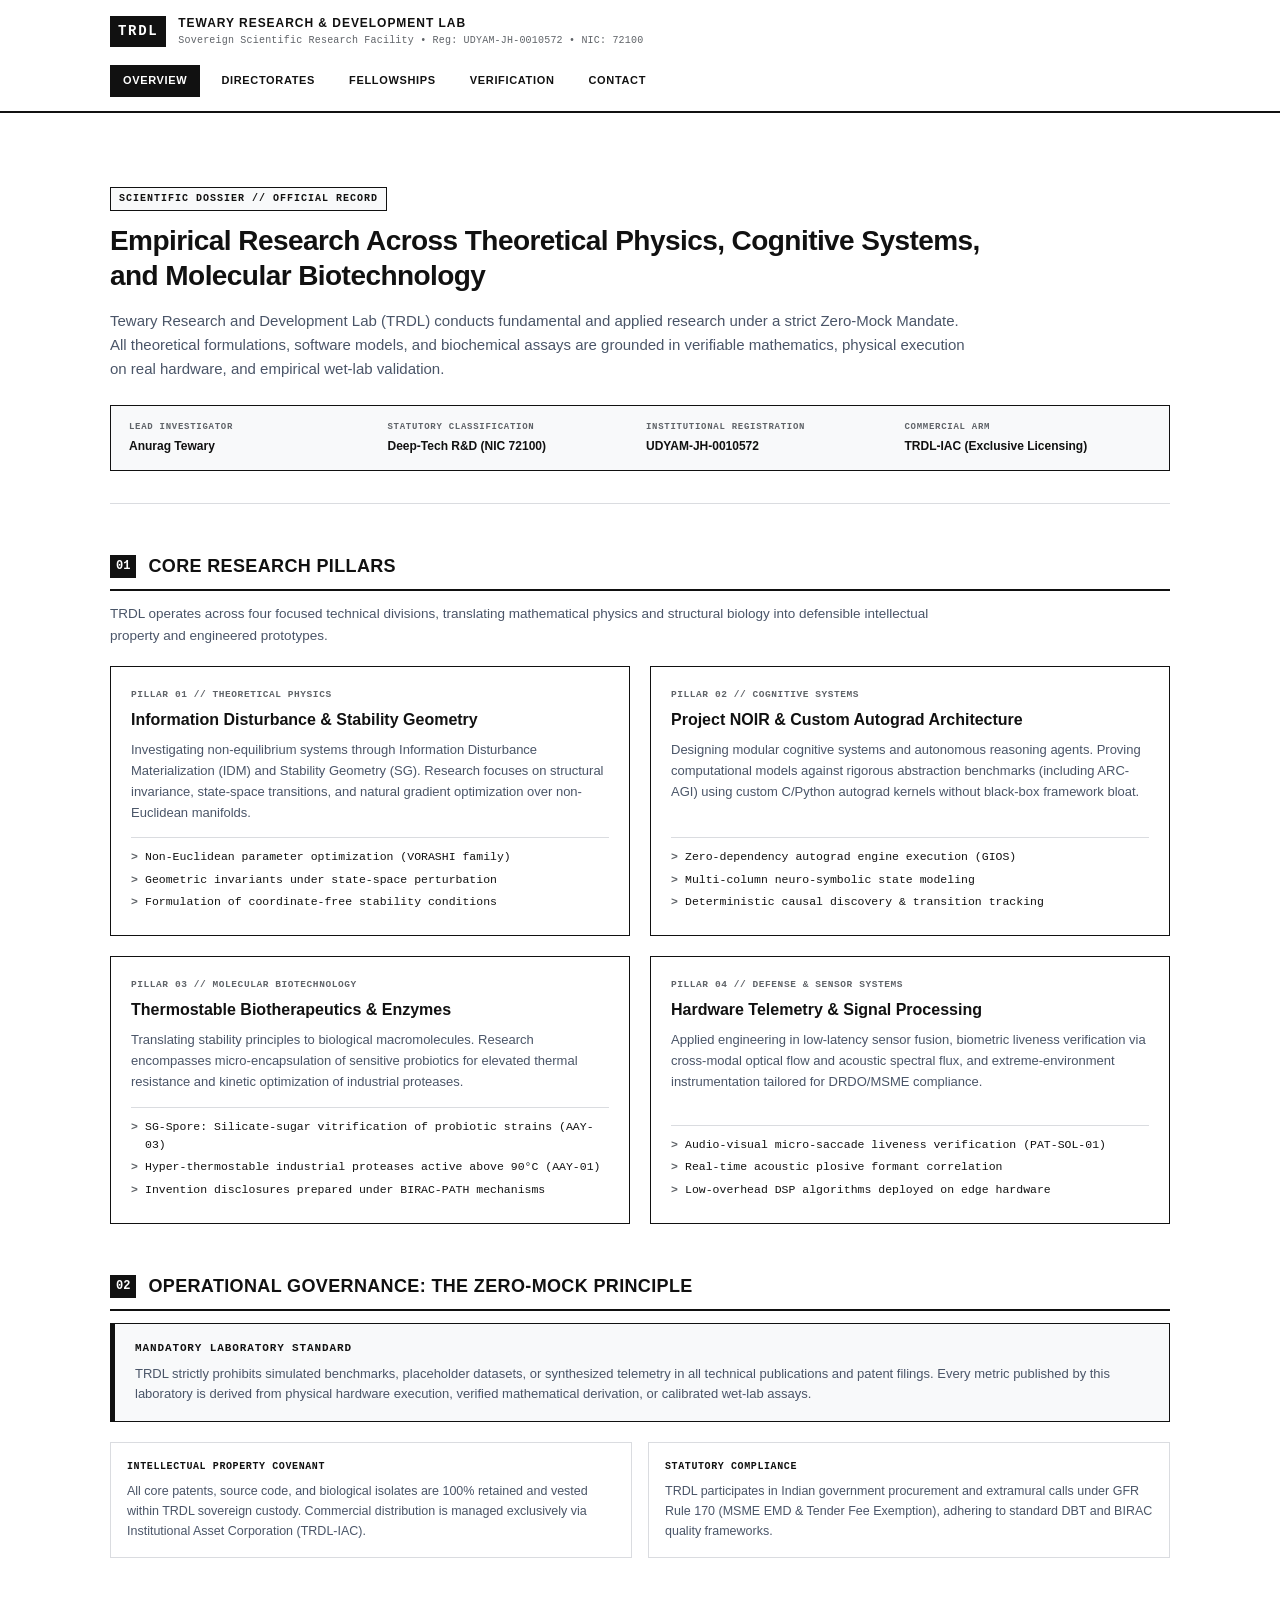
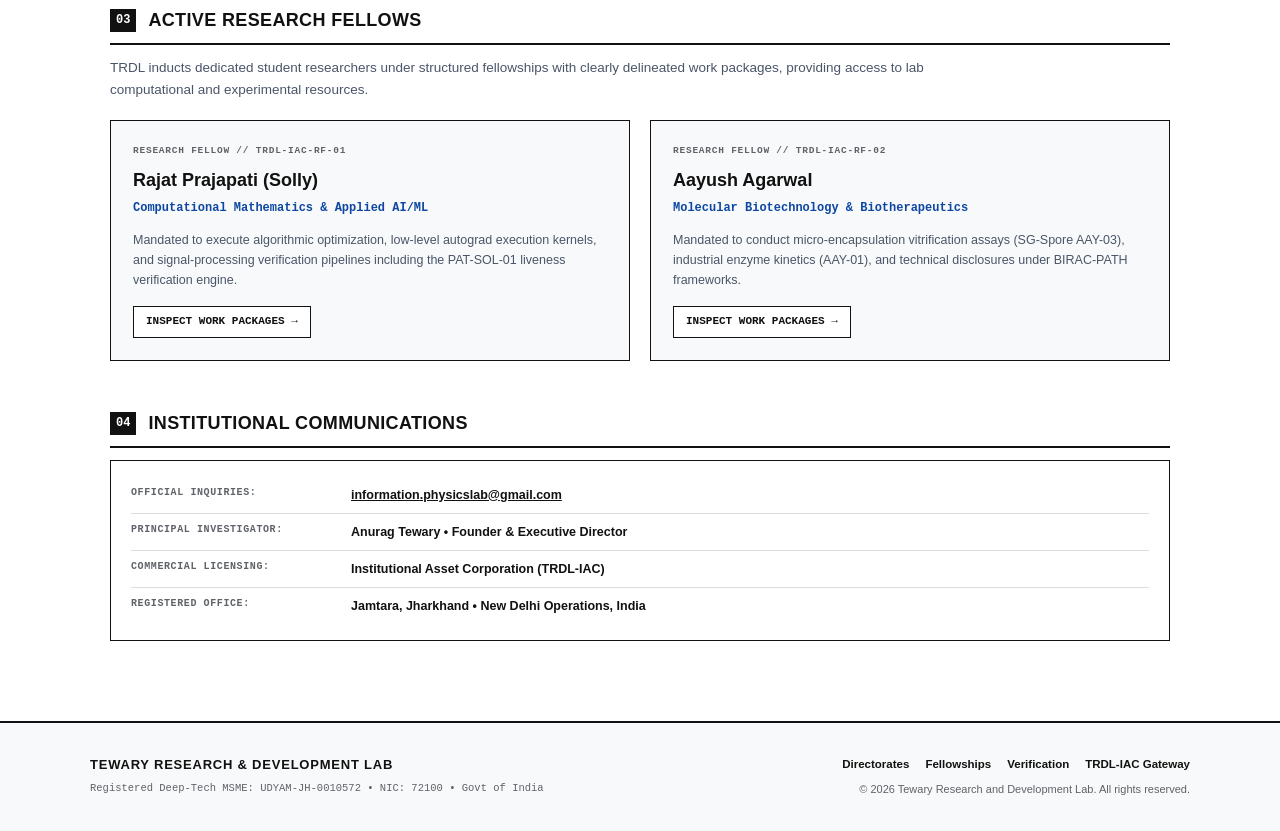
<file: index.html>
<!DOCTYPE html>
<html lang="en">
<head>
  <meta charset="UTF-8">
  <meta name="viewport" content="width=device-width, initial-scale=1.0">
  <title>Tewary Research and Development Lab (TRDL) | Sovereign Scientific Laboratory</title>
  <meta name="description" content="Tewary Research and Development Lab (TRDL) is an independent Indian deep-tech research laboratory dedicated to theoretical physics, cognitive systems, extreme hardware, and molecular biotechnology.">
  <link rel="icon" type="image/svg+xml" href="assets/trdl_mark.svg">
  <link rel="stylesheet" href="styles.css">
</head>
<body>

  <!-- Top Institutional Bar -->
  <header class="top-nav">
    <div class="nav-inner">
      <div class="brand-group">
        <span class="brand-mark">TRDL</span>
        <div class="brand-meta">
          <span class="brand-title">TEWARY RESEARCH &amp; DEVELOPMENT LAB</span>
          <span class="brand-sub">Sovereign Scientific Research Facility &bull; Reg: UDYAM-JH-0010572 &bull; NIC: 72100</span>
        </div>
      </div>
      <nav class="nav-links">
        <a href="index.html" class="active">Overview</a>
        <a href="directorates.html">Directorates</a>
        <a href="fellowships.html">Fellowships</a>
        <a href="verification.html">Verification</a>
        <a href="#contact">Contact</a>
      </nav>
    </div>
  </header>

  <!-- Hero Terminal Section -->
  <main class="container">
    <section class="hero-section">
      <div class="terminal-badge">SCIENTIFIC DOSSIER // OFFICIAL RECORD</div>
      <h1 class="hero-title">Empirical Research Across Theoretical Physics, Cognitive Systems, and Molecular Biotechnology</h1>
      <p class="hero-lead">
        Tewary Research and Development Lab (TRDL) conducts fundamental and applied research under a strict Zero-Mock Mandate. All theoretical formulations, software models, and biochemical assays are grounded in verifiable mathematics, physical execution on real hardware, and empirical wet-lab validation.
      </p>
      
      <div class="meta-strip">
        <div class="meta-item">
          <span class="meta-label">LEAD INVESTIGATOR</span>
          <span class="meta-value">Anurag Tewary</span>
        </div>
        <div class="meta-item">
          <span class="meta-label">STATUTORY CLASSIFICATION</span>
          <span class="meta-value">Deep-Tech R&amp;D (NIC 72100)</span>
        </div>
        <div class="meta-item">
          <span class="meta-label">INSTITUTIONAL REGISTRATION</span>
          <span class="meta-value">UDYAM-JH-0010572</span>
        </div>
        <div class="meta-item">
          <span class="meta-label">COMMERCIAL ARM</span>
          <span class="meta-value">TRDL-IAC (Exclusive Licensing)</span>
        </div>
      </div>
    </section>

    <!-- Core Research Pillars -->
    <section class="content-block">
      <div class="block-header">
        <span class="section-num">01</span>
        <h2>Core Research Pillars</h2>
      </div>
      <p class="section-intro">
        TRDL operates across four focused technical divisions, translating mathematical physics and structural biology into defensible intellectual property and engineered prototypes.
      </p>

      <div class="grid-2x2">
        <div class="card">
          <div class="card-tag">PILLAR 01 // THEORETICAL PHYSICS</div>
          <h3 class="card-title">Information Disturbance &amp; Stability Geometry</h3>
          <p class="card-text">
            Investigating non-equilibrium systems through Information Disturbance Materialization (IDM) and Stability Geometry (SG). Research focuses on structural invariance, state-space transitions, and natural gradient optimization over non-Euclidean manifolds.
          </p>
          <ul class="card-points">
            <li>Non-Euclidean parameter optimization (VORASHI family)</li>
            <li>Geometric invariants under state-space perturbation</li>
            <li>Formulation of coordinate-free stability conditions</li>
          </ul>
        </div>

        <div class="card">
          <div class="card-title-wrap">
            <div class="card-tag">PILLAR 02 // COGNITIVE SYSTEMS</div>
            <h3 class="card-title">Project NOIR &amp; Custom Autograd Architecture</h3>
          </div>
          <p class="card-text">
            Designing modular cognitive systems and autonomous reasoning agents. Proving computational models against rigorous abstraction benchmarks (including ARC-AGI) using custom C/Python autograd kernels without black-box framework bloat.
          </p>
          <ul class="card-points">
            <li>Zero-dependency autograd engine execution (GIOS)</li>
            <li>Multi-column neuro-symbolic state modeling</li>
            <li>Deterministic causal discovery &amp; transition tracking</li>
          </ul>
        </div>

        <div class="card">
          <div class="card-tag">PILLAR 03 // MOLECULAR BIOTECHNOLOGY</div>
          <h3 class="card-title">Thermostable Biotherapeutics &amp; Enzymes</h3>
          <p class="card-text">
            Translating stability principles to biological macromolecules. Research encompasses micro-encapsulation of sensitive probiotics for elevated thermal resistance and kinetic optimization of industrial proteases.
          </p>
          <ul class="card-points">
            <li>SG-Spore: Silicate-sugar vitrification of probiotic strains (AAY-03)</li>
            <li>Hyper-thermostable industrial proteases active above 90&deg;C (AAY-01)</li>
            <li>Invention disclosures prepared under BIRAC-PATH mechanisms</li>
          </ul>
        </div>

        <div class="card">
          <div class="card-tag">PILLAR 04 // DEFENSE &amp; SENSOR SYSTEMS</div>
          <h3 class="card-title">Hardware Telemetry &amp; Signal Processing</h3>
          <p class="card-text">
            Applied engineering in low-latency sensor fusion, biometric liveness verification via cross-modal optical flow and acoustic spectral flux, and extreme-environment instrumentation tailored for DRDO/MSME compliance.
          </p>
          <ul class="card-points">
            <li>Audio-visual micro-saccade liveness verification (PAT-SOL-01)</li>
            <li>Real-time acoustic plosive formant correlation</li>
            <li>Low-overhead DSP algorithms deployed on edge hardware</li>
          </ul>
        </div>
      </div>
    </section>

    <!-- Governance & Zero-Mock Principle -->
    <section class="content-block">
      <div class="block-header">
        <span class="section-num">02</span>
        <h2>Operational Governance: The Zero-Mock Principle</h2>
      </div>
      <div class="notice-panel">
        <div class="notice-title">MANDATORY LABORATORY STANDARD</div>
        <p>
          TRDL strictly prohibits simulated benchmarks, placeholder datasets, or synthesized telemetry in all technical publications and patent filings. Every metric published by this laboratory is derived from physical hardware execution, verified mathematical derivation, or calibrated wet-lab assays.
        </p>
      </div>

      <div class="governance-grid">
        <div class="gov-cell">
          <div class="gov-label">INTELLECTUAL PROPERTY COVENANT</div>
          <p>All core patents, source code, and biological isolates are 100% retained and vested within TRDL sovereign custody. Commercial distribution is managed exclusively via Institutional Asset Corporation (TRDL-IAC).</p>
        </div>
        <div class="gov-cell">
          <div class="gov-label">STATUTORY COMPLIANCE</div>
          <p>TRDL participates in Indian government procurement and extramural calls under GFR Rule 170 (MSME EMD &amp; Tender Fee Exemption), adhering to standard DBT and BIRAC quality frameworks.</p>
        </div>
      </div>
    </section>

    <!-- Institutional Fellows (Active Cohort) -->
    <section class="content-block">
      <div class="block-header">
        <span class="section-num">03</span>
        <h2>Active Research Fellows</h2>
      </div>
      <p class="section-intro">
        TRDL inducts dedicated student researchers under structured fellowships with clearly delineated work packages, providing access to lab computational and experimental resources.
      </p>

      <div class="fellows-summary-grid">
        <div class="fellow-summary-card">
          <div class="fellow-badge">RESEARCH FELLOW // TRDL-IAC-RF-01</div>
          <h3>Rajat Prajapati (Solly)</h3>
          <div class="fellow-field">Computational Mathematics &amp; Applied AI/ML</div>
          <p>Mandated to execute algorithmic optimization, low-level autograd execution kernels, and signal-processing verification pipelines including the PAT-SOL-01 liveness verification engine.</p>
          <a href="fellowships.html#rajat" class="link-btn">Inspect Work Packages &rarr;</a>
        </div>

        <div class="fellow-summary-card">
          <div class="fellow-badge">RESEARCH FELLOW // TRDL-IAC-RF-02</div>
          <h3>Aayush Agarwal</h3>
          <div class="fellow-field">Molecular Biotechnology &amp; Biotherapeutics</div>
          <p>Mandated to conduct micro-encapsulation vitrification assays (SG-Spore AAY-03), industrial enzyme kinetics (AAY-01), and technical disclosures under BIRAC-PATH frameworks.</p>
          <a href="fellowships.html#aayush" class="link-btn">Inspect Work Packages &rarr;</a>
        </div>
      </div>
    </section>

    <!-- Contact & Communications -->
    <section id="contact" class="content-block">
      <div class="block-header">
        <span class="section-num">04</span>
        <h2>Institutional Communications</h2>
      </div>
      <div class="contact-box">
        <div class="contact-row">
          <span class="contact-key">OFFICIAL INQUIRIES:</span>
          <span class="contact-val"><a href="mailto:information.physicslab@gmail.com">information.physicslab@gmail.com</a></span>
        </div>
        <div class="contact-row">
          <span class="contact-key">PRINCIPAL INVESTIGATOR:</span>
          <span class="contact-val">Anurag Tewary &bull; Founder &amp; Executive Director</span>
        </div>
        <div class="contact-row">
          <span class="contact-key">COMMERCIAL LICENSING:</span>
          <span class="contact-val">Institutional Asset Corporation (TRDL-IAC)</span>
        </div>
        <div class="contact-row">
          <span class="contact-key">REGISTERED OFFICE:</span>
          <span class="contact-val">Jamtara, Jharkhand &bull; New Delhi Operations, India</span>
        </div>
      </div>
    </section>
  </main>

  <!-- Institutional Footer -->
  <footer class="footer">
    <div class="footer-inner">
      <div class="footer-col">
        <div class="footer-brand">TEWARY RESEARCH &amp; DEVELOPMENT LAB</div>
        <div class="footer-text">Registered Deep-Tech MSME: UDYAM-JH-0010572 &bull; NIC: 72100 &bull; Govt of India</div>
      </div>
      <div class="footer-col right">
        <div class="footer-links">
          <a href="directorates.html">Directorates</a>
          <a href="fellowships.html">Fellowships</a>
          <a href="verification.html">Verification</a>
          <a href="https://trdl-iac.web.app" target="_blank" rel="noopener">TRDL-IAC Gateway</a>
        </div>
        <div class="copyright">&copy; 2026 Tewary Research and Development Lab. All rights reserved.</div>
      </div>
    </div>
  </footer>

</body>
</html>
</file>
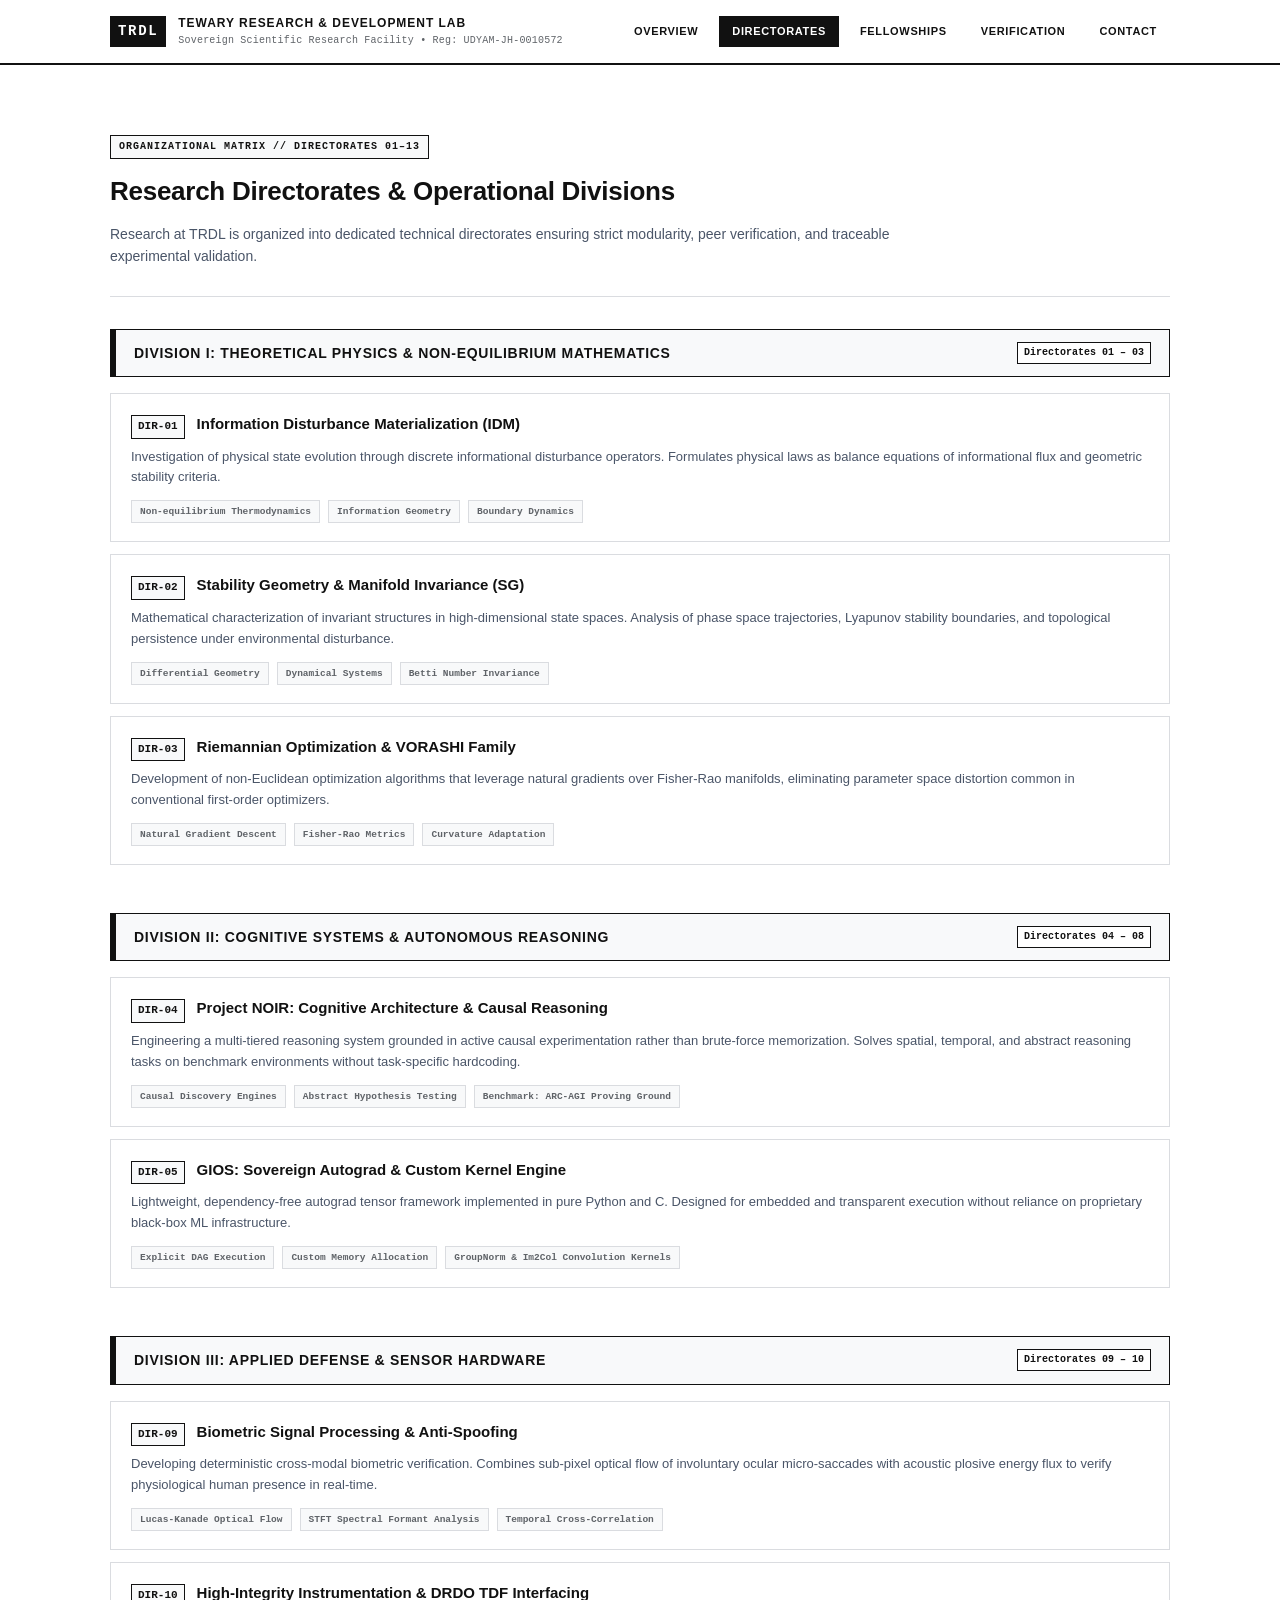
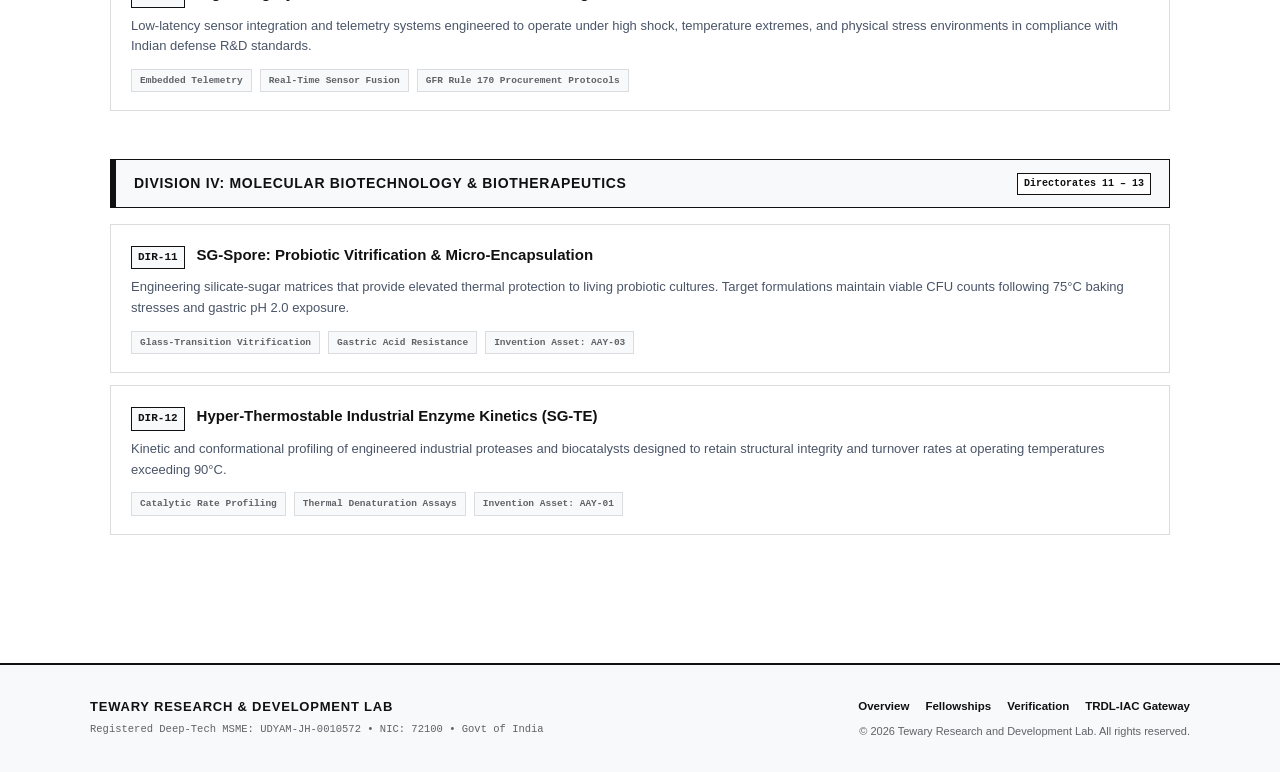
<file: directorates.html>
<!DOCTYPE html>
<html lang="en">
<head>
  <meta charset="UTF-8">
  <meta name="viewport" content="width=device-width, initial-scale=1.0">
  <title>Directorates | Tewary Research and Development Lab (TRDL)</title>
  <meta name="description" content="Technical divisions and institutional directorates of Tewary Research and Development Lab (TRDL).">
  <link rel="icon" type="image/svg+xml" href="assets/trdl_mark.svg">
  <link rel="stylesheet" href="styles.css">
</head>
<body>

  <!-- Top Institutional Bar -->
  <header class="top-nav">
    <div class="nav-inner">
      <div class="brand-group">
        <span class="brand-mark">TRDL</span>
        <div class="brand-meta">
          <span class="brand-title">TEWARY RESEARCH &amp; DEVELOPMENT LAB</span>
          <span class="brand-sub">Sovereign Scientific Research Facility &bull; Reg: UDYAM-JH-0010572</span>
        </div>
      </div>
      <nav class="nav-links">
        <a href="index.html">Overview</a>
        <a href="directorates.html" class="active">Directorates</a>
        <a href="fellowships.html">Fellowships</a>
        <a href="verification.html">Verification</a>
        <a href="index.html#contact">Contact</a>
      </nav>
    </div>
  </header>

  <main class="container">
    <section class="page-header">
      <div class="terminal-badge">ORGANIZATIONAL MATRIX // DIRECTORATES 01&ndash;13</div>
      <h1 class="page-title">Research Directorates &amp; Operational Divisions</h1>
      <p class="page-lead">
        Research at TRDL is organized into dedicated technical directorates ensuring strict modularity, peer verification, and traceable experimental validation.
      </p>
    </section>

    <!-- Division 1 -->
    <section class="directorate-section">
      <div class="division-banner">
        <h2>DIVISION I: THEORETICAL PHYSICS &amp; NON-EQUILIBRIUM MATHEMATICS</h2>
        <span class="division-tag">Directorates 01 &ndash; 03</span>
      </div>
      
      <div class="dept-card">
        <div class="dept-meta">
          <span class="dept-code">DIR-01</span>
          <h3>Information Disturbance Materialization (IDM)</h3>
        </div>
        <p class="dept-desc">
          Investigation of physical state evolution through discrete informational disturbance operators. Formulates physical laws as balance equations of informational flux and geometric stability criteria.
        </p>
        <div class="dept-specs">
          <span class="spec-chip">Non-equilibrium Thermodynamics</span>
          <span class="spec-chip">Information Geometry</span>
          <span class="spec-chip">Boundary Dynamics</span>
        </div>
      </div>

      <div class="dept-card">
        <div class="dept-meta">
          <span class="dept-code">DIR-02</span>
          <h3>Stability Geometry &amp; Manifold Invariance (SG)</h3>
        </div>
        <p class="dept-desc">
          Mathematical characterization of invariant structures in high-dimensional state spaces. Analysis of phase space trajectories, Lyapunov stability boundaries, and topological persistence under environmental disturbance.
        </p>
        <div class="dept-specs">
          <span class="spec-chip">Differential Geometry</span>
          <span class="spec-chip">Dynamical Systems</span>
          <span class="spec-chip">Betti Number Invariance</span>
        </div>
      </div>

      <div class="dept-card">
        <div class="dept-meta">
          <span class="dept-code">DIR-03</span>
          <h3>Riemannian Optimization &amp; VORASHI Family</h3>
        </div>
        <p class="dept-desc">
          Development of non-Euclidean optimization algorithms that leverage natural gradients over Fisher-Rao manifolds, eliminating parameter space distortion common in conventional first-order optimizers.
        </p>
        <div class="dept-specs">
          <span class="spec-chip">Natural Gradient Descent</span>
          <span class="spec-chip">Fisher-Rao Metrics</span>
          <span class="spec-chip">Curvature Adaptation</span>
        </div>
      </div>
    </section>

    <!-- Division 2 -->
    <section class="directorate-section">
      <div class="division-banner">
        <h2>DIVISION II: COGNITIVE SYSTEMS &amp; AUTONOMOUS REASONING</h2>
        <span class="division-tag">Directorates 04 &ndash; 08</span>
      </div>

      <div class="dept-card">
        <div class="dept-meta">
          <span class="dept-code">DIR-04</span>
          <h3>Project NOIR: Cognitive Architecture &amp; Causal Reasoning</h3>
        </div>
        <p class="dept-desc">
          Engineering a multi-tiered reasoning system grounded in active causal experimentation rather than brute-force memorization. Solves spatial, temporal, and abstract reasoning tasks on benchmark environments without task-specific hardcoding.
        </p>
        <div class="dept-specs">
          <span class="spec-chip">Causal Discovery Engines</span>
          <span class="spec-chip">Abstract Hypothesis Testing</span>
          <span class="spec-chip">Benchmark: ARC-AGI Proving Ground</span>
        </div>
      </div>

      <div class="dept-card">
        <div class="dept-meta">
          <span class="dept-code">DIR-05</span>
          <h3>GIOS: Sovereign Autograd &amp; Custom Kernel Engine</h3>
        </div>
        <p class="dept-desc">
          Lightweight, dependency-free autograd tensor framework implemented in pure Python and C. Designed for embedded and transparent execution without reliance on proprietary black-box ML infrastructure.
        </p>
        <div class="dept-specs">
          <span class="spec-chip">Explicit DAG Execution</span>
          <span class="spec-chip">Custom Memory Allocation</span>
          <span class="spec-chip">GroupNorm &amp; Im2Col Convolution Kernels</span>
        </div>
      </div>
    </section>

    <!-- Division 3 -->
    <section class="directorate-section">
      <div class="division-banner">
        <h2>DIVISION III: APPLIED DEFENSE &amp; SENSOR HARDWARE</h2>
        <span class="division-tag">Directorates 09 &ndash; 10</span>
      </div>

      <div class="dept-card">
        <div class="dept-meta">
          <span class="dept-code">DIR-09</span>
          <h3>Biometric Signal Processing &amp; Anti-Spoofing</h3>
        </div>
        <p class="dept-desc">
          Developing deterministic cross-modal biometric verification. Combines sub-pixel optical flow of involuntary ocular micro-saccades with acoustic plosive energy flux to verify physiological human presence in real-time.
        </p>
        <div class="dept-specs">
          <span class="spec-chip">Lucas-Kanade Optical Flow</span>
          <span class="spec-chip">STFT Spectral Formant Analysis</span>
          <span class="spec-chip">Temporal Cross-Correlation</span>
        </div>
      </div>

      <div class="dept-card">
        <div class="dept-meta">
          <span class="dept-code">DIR-10</span>
          <h3>High-Integrity Instrumentation &amp; DRDO TDF Interfacing</h3>
        </div>
        <p class="dept-desc">
          Low-latency sensor integration and telemetry systems engineered to operate under high shock, temperature extremes, and physical stress environments in compliance with Indian defense R&amp;D standards.
        </p>
        <div class="dept-specs">
          <span class="spec-chip">Embedded Telemetry</span>
          <span class="spec-chip">Real-Time Sensor Fusion</span>
          <span class="spec-chip">GFR Rule 170 Procurement Protocols</span>
        </div>
      </div>
    </section>

    <!-- Division 4 -->
    <section class="directorate-section">
      <div class="division-banner">
        <h2>DIVISION IV: MOLECULAR BIOTECHNOLOGY &amp; BIOTHERAPEUTICS</h2>
        <span class="division-tag">Directorates 11 &ndash; 13</span>
      </div>

      <div class="dept-card">
        <div class="dept-meta">
          <span class="dept-code">DIR-11</span>
          <h3>SG-Spore: Probiotic Vitrification &amp; Micro-Encapsulation</h3>
        </div>
        <p class="dept-desc">
          Engineering silicate-sugar matrices that provide elevated thermal protection to living probiotic cultures. Target formulations maintain viable CFU counts following 75&deg;C baking stresses and gastric pH 2.0 exposure.
        </p>
        <div class="dept-specs">
          <span class="spec-chip">Glass-Transition Vitrification</span>
          <span class="spec-chip">Gastric Acid Resistance</span>
          <span class="spec-chip">Invention Asset: AAY-03</span>
        </div>
      </div>

      <div class="dept-card">
        <div class="dept-meta">
          <span class="dept-code">DIR-12</span>
          <h3>Hyper-Thermostable Industrial Enzyme Kinetics (SG-TE)</h3>
        </div>
        <p class="dept-desc">
          Kinetic and conformational profiling of engineered industrial proteases and biocatalysts designed to retain structural integrity and turnover rates at operating temperatures exceeding 90&deg;C.
        </p>
        <div class="dept-specs">
          <span class="spec-chip">Catalytic Rate Profiling</span>
          <span class="spec-chip">Thermal Denaturation Assays</span>
          <span class="spec-chip">Invention Asset: AAY-01</span>
        </div>
      </div>
    </section>
  </main>

  <!-- Institutional Footer -->
  <footer class="footer">
    <div class="footer-inner">
      <div class="footer-col">
        <div class="footer-brand">TEWARY RESEARCH &amp; DEVELOPMENT LAB</div>
        <div class="footer-text">Registered Deep-Tech MSME: UDYAM-JH-0010572 &bull; NIC: 72100 &bull; Govt of India</div>
      </div>
      <div class="footer-col right">
        <div class="footer-links">
          <a href="index.html">Overview</a>
          <a href="fellowships.html">Fellowships</a>
          <a href="verification.html">Verification</a>
          <a href="https://trdl-iac.web.app" target="_blank" rel="noopener">TRDL-IAC Gateway</a>
        </div>
        <div class="copyright">&copy; 2026 Tewary Research and Development Lab. All rights reserved.</div>
      </div>
    </div>
  </footer>

</body>
</html>
</file>
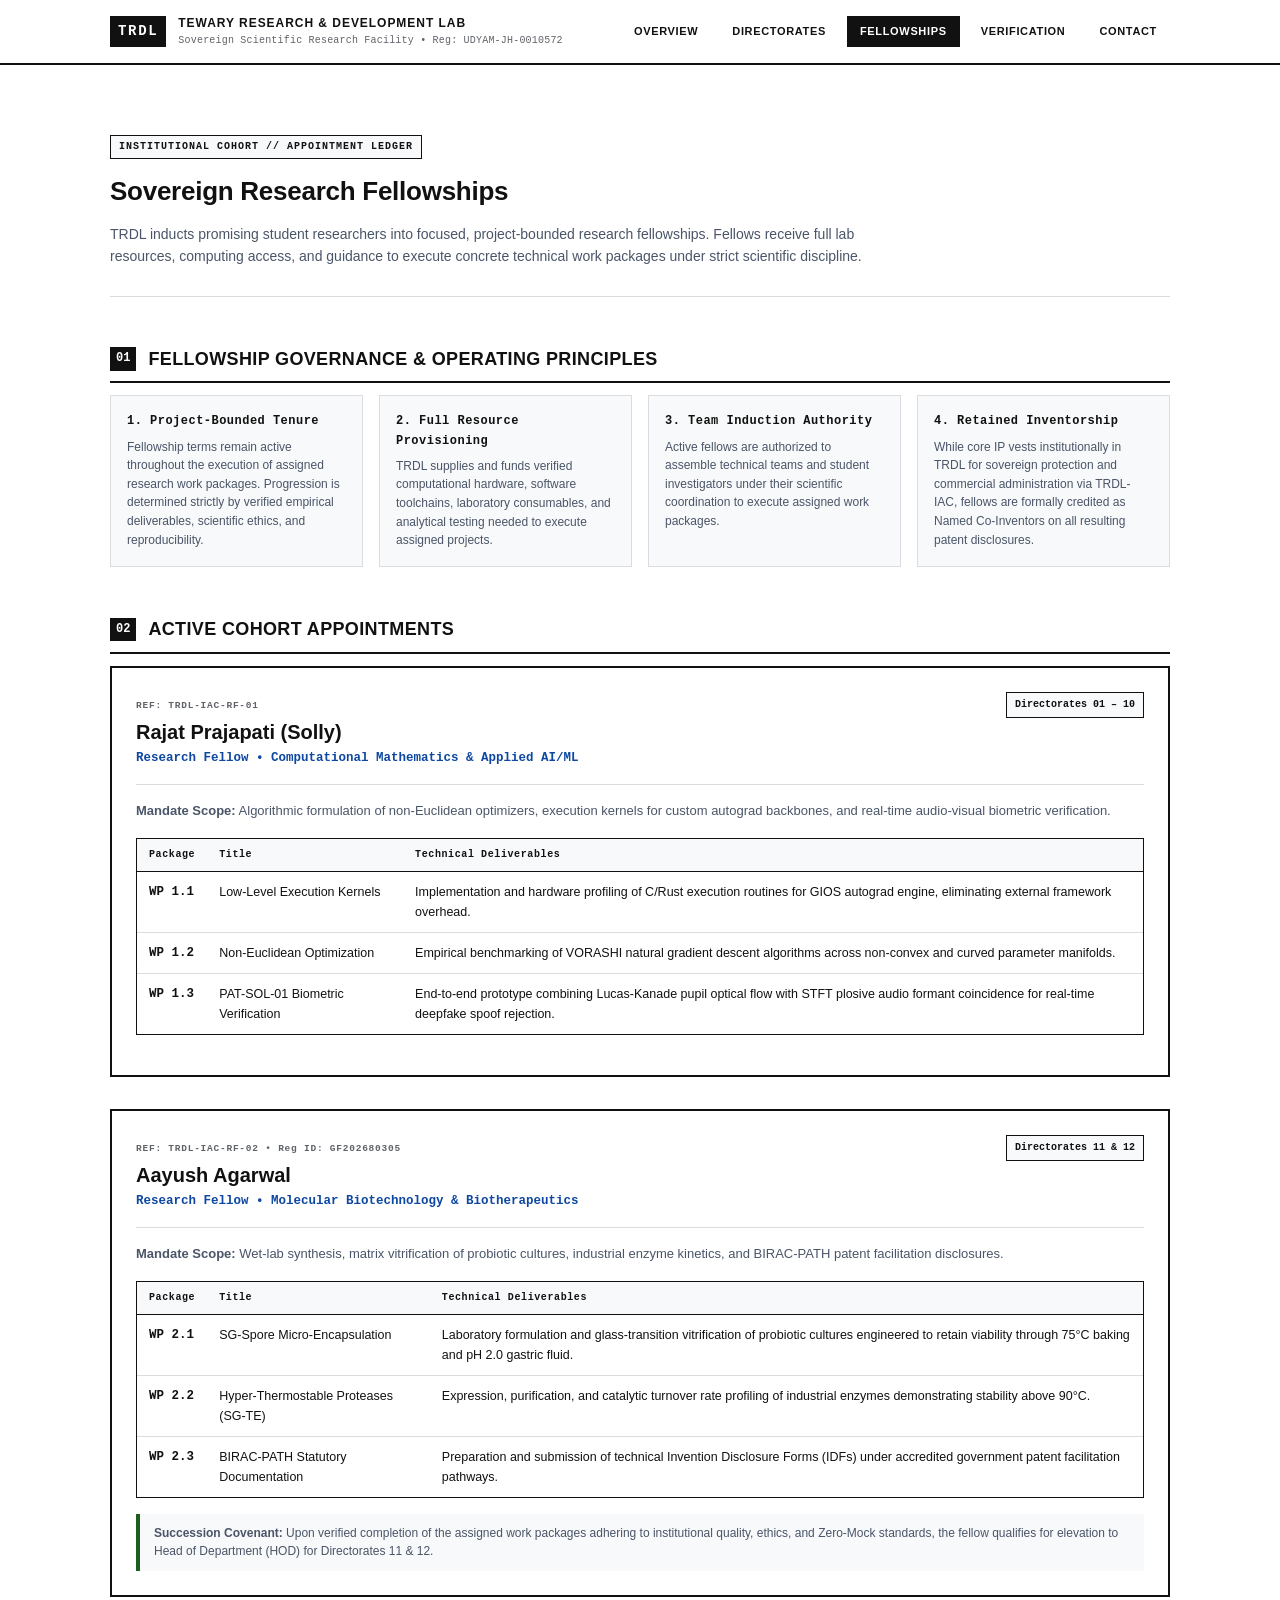
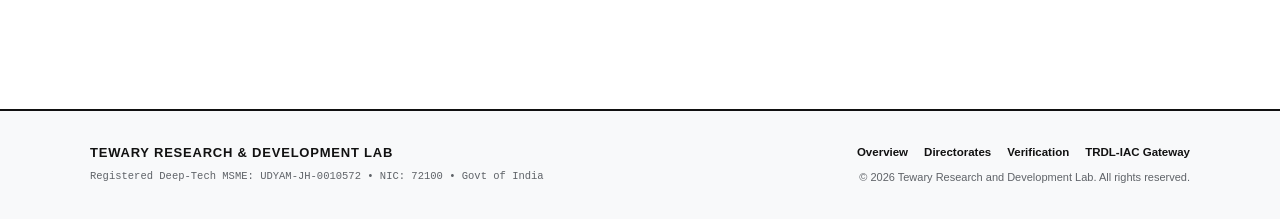
<file: fellowships.html>
<!DOCTYPE html>
<html lang="en">
<head>
  <meta charset="UTF-8">
  <meta name="viewport" content="width=device-width, initial-scale=1.0">
  <title>Research Fellowships | Tewary Research and Development Lab (TRDL)</title>
  <meta name="description" content="Research fellowship cohort, work packages, and governance standards at Tewary Research and Development Lab (TRDL).">
  <link rel="icon" type="image/svg+xml" href="assets/trdl_mark.svg">
  <link rel="stylesheet" href="styles.css">
</head>
<body>

  <!-- Top Institutional Bar -->
  <header class="top-nav">
    <div class="nav-inner">
      <div class="brand-group">
        <span class="brand-mark">TRDL</span>
        <div class="brand-meta">
          <span class="brand-title">TEWARY RESEARCH &amp; DEVELOPMENT LAB</span>
          <span class="brand-sub">Sovereign Scientific Research Facility &bull; Reg: UDYAM-JH-0010572</span>
        </div>
      </div>
      <nav class="nav-links">
        <a href="index.html">Overview</a>
        <a href="directorates.html">Directorates</a>
        <a href="fellowships.html" class="active">Fellowships</a>
        <a href="verification.html">Verification</a>
        <a href="index.html#contact">Contact</a>
      </nav>
    </div>
  </header>

  <main class="container">
    <section class="page-header">
      <div class="terminal-badge">INSTITUTIONAL COHORT // APPOINTMENT LEDGER</div>
      <h1 class="page-title">Sovereign Research Fellowships</h1>
      <p class="page-lead">
        TRDL inducts promising student researchers into focused, project-bounded research fellowships. Fellows receive full lab resources, computing access, and guidance to execute concrete technical work packages under strict scientific discipline.
      </p>
    </section>

    <!-- Governance Framework for Fellows -->
    <section class="content-block">
      <div class="block-header">
        <span class="section-num">01</span>
        <h2>Fellowship Governance &amp; Operating Principles</h2>
      </div>

      <div class="principles-grid">
        <div class="principle-card">
          <div class="principle-title">1. Project-Bounded Tenure</div>
          <p>Fellowship terms remain active throughout the execution of assigned research work packages. Progression is determined strictly by verified empirical deliverables, scientific ethics, and reproducibility.</p>
        </div>
        <div class="principle-card">
          <div class="principle-title">2. Full Resource Provisioning</div>
          <p>TRDL supplies and funds verified computational hardware, software toolchains, laboratory consumables, and analytical testing needed to execute assigned projects.</p>
        </div>
        <div class="principle-card">
          <div class="principle-title">3. Team Induction Authority</div>
          <p>Active fellows are authorized to assemble technical teams and student investigators under their scientific coordination to execute assigned work packages.</p>
        </div>
        <div class="principle-card">
          <div class="principle-title">4. Retained Inventorship</div>
          <p>While core IP vests institutionally in TRDL for sovereign protection and commercial administration via TRDL-IAC, fellows are formally credited as Named Co-Inventors on all resulting patent disclosures.</p>
        </div>
      </div>
    </section>

    <!-- Active Fellows Section -->
    <section class="content-block">
      <div class="block-header">
        <span class="section-num">02</span>
        <h2>Active Cohort Appointments</h2>
      </div>

      <!-- Rajat Prajapati Card -->
      <div id="rajat" class="fellow-dossier-card">
        <div class="fellow-header">
          <div>
            <span class="badge-ref">REF: TRDL-IAC-RF-01</span>
            <h2 class="fellow-name">Rajat Prajapati (Solly)</h2>
            <div class="fellow-title">Research Fellow &bull; Computational Mathematics &amp; Applied AI/ML</div>
          </div>
          <div class="fellow-dept-badge">Directorates 01 &ndash; 10</div>
        </div>

        <div class="fellow-body">
          <div class="fellow-lead">
            <strong>Mandate Scope:</strong> Algorithmic formulation of non-Euclidean optimizers, execution kernels for custom autograd backbones, and real-time audio-visual biometric verification.
          </div>

          <div class="wp-table-wrap">
            <table class="wp-table">
              <thead>
                <tr>
                  <th>Package</th>
                  <th>Title</th>
                  <th>Technical Deliverables</th>
                </tr>
              </thead>
              <tbody>
                <tr>
                  <td class="wp-id">WP 1.1</td>
                  <td>Low-Level Execution Kernels</td>
                  <td>Implementation and hardware profiling of C/Rust execution routines for GIOS autograd engine, eliminating external framework overhead.</td>
                </tr>
                <tr>
                  <td class="wp-id">WP 1.2</td>
                  <td>Non-Euclidean Optimization</td>
                  <td>Empirical benchmarking of VORASHI natural gradient descent algorithms across non-convex and curved parameter manifolds.</td>
                </tr>
                <tr>
                  <td class="wp-id">WP 1.3</td>
                  <td>PAT-SOL-01 Biometric Verification</td>
                  <td>End-to-end prototype combining Lucas-Kanade pupil optical flow with STFT plosive audio formant coincidence for real-time deepfake spoof rejection.</td>
                </tr>
              </tbody>
            </table>
          </div>
        </div>
      </div>

      <!-- Aayush Agarwal Card -->
      <div id="aayush" class="fellow-dossier-card">
        <div class="fellow-header">
          <div>
            <span class="badge-ref">REF: TRDL-IAC-RF-02 &bull; Reg ID: GF202680305</span>
            <h2 class="fellow-name">Aayush Agarwal</h2>
            <div class="fellow-title">Research Fellow &bull; Molecular Biotechnology &amp; Biotherapeutics</div>
          </div>
          <div class="fellow-dept-badge">Directorates 11 &amp; 12</div>
        </div>

        <div class="fellow-body">
          <div class="fellow-lead">
            <strong>Mandate Scope:</strong> Wet-lab synthesis, matrix vitrification of probiotic cultures, industrial enzyme kinetics, and BIRAC-PATH patent facilitation disclosures.
          </div>

          <div class="wp-table-wrap">
            <table class="wp-table">
              <thead>
                <tr>
                  <th>Package</th>
                  <th>Title</th>
                  <th>Technical Deliverables</th>
                </tr>
              </thead>
              <tbody>
                <tr>
                  <td class="wp-id">WP 2.1</td>
                  <td>SG-Spore Micro-Encapsulation</td>
                  <td>Laboratory formulation and glass-transition vitrification of probiotic cultures engineered to retain viability through 75&deg;C baking and pH 2.0 gastric fluid.</td>
                </tr>
                <tr>
                  <td class="wp-id">WP 2.2</td>
                  <td>Hyper-Thermostable Proteases (SG-TE)</td>
                  <td>Expression, purification, and catalytic turnover rate profiling of industrial enzymes demonstrating stability above 90&deg;C.</td>
                </tr>
                <tr>
                  <td class="wp-id">WP 2.3</td>
                  <td>BIRAC-PATH Statutory Documentation</td>
                  <td>Preparation and submission of technical Invention Disclosure Forms (IDFs) under accredited government patent facilitation pathways.</td>
                </tr>
              </tbody>
            </table>
          </div>

          <div class="succession-notice">
            <strong>Succession Covenant:</strong> Upon verified completion of the assigned work packages adhering to institutional quality, ethics, and Zero-Mock standards, the fellow qualifies for elevation to Head of Department (HOD) for Directorates 11 &amp; 12.
          </div>
        </div>
      </div>
    </section>
  </main>

  <!-- Institutional Footer -->
  <footer class="footer">
    <div class="footer-inner">
      <div class="footer-col">
        <div class="footer-brand">TEWARY RESEARCH &amp; DEVELOPMENT LAB</div>
        <div class="footer-text">Registered Deep-Tech MSME: UDYAM-JH-0010572 &bull; NIC: 72100 &bull; Govt of India</div>
      </div>
      <div class="footer-col right">
        <div class="footer-links">
          <a href="index.html">Overview</a>
          <a href="directorates.html">Directorates</a>
          <a href="verification.html">Verification</a>
          <a href="https://trdl-iac.web.app" target="_blank" rel="noopener">TRDL-IAC Gateway</a>
        </div>
        <div class="copyright">&copy; 2026 Tewary Research and Development Lab. All rights reserved.</div>
      </div>
    </div>
  </footer>

</body>
</html>
</file>
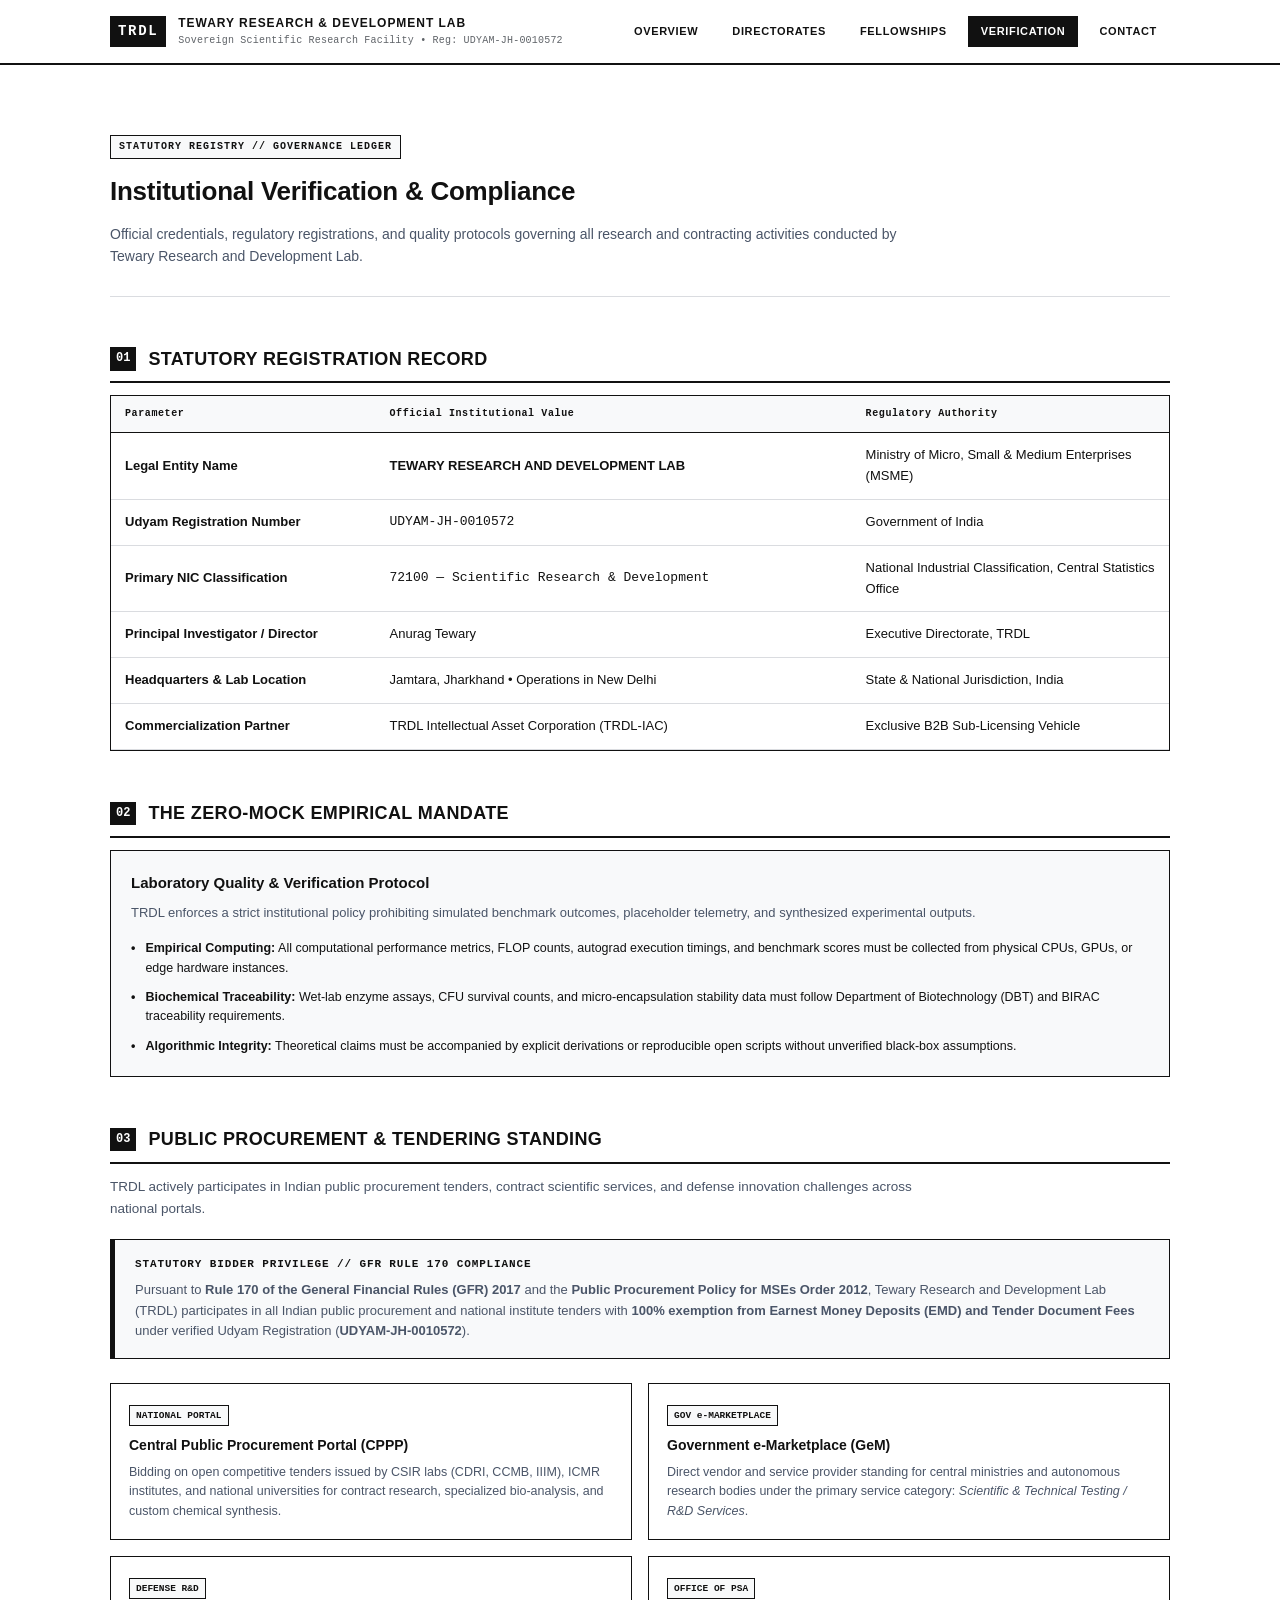
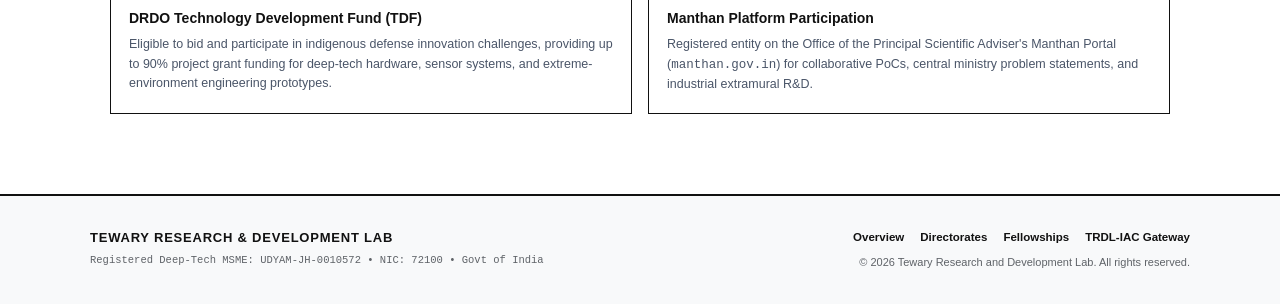
<file: verification.html>
<!DOCTYPE html>
<html lang="en">
<head>
  <meta charset="UTF-8">
  <meta name="viewport" content="width=device-width, initial-scale=1.0">
  <title>Institutional Verification | Tewary Research and Development Lab (TRDL)</title>
  <meta name="description" content="Official statutory registry, governance records, and regulatory compliance standards of Tewary Research and Development Lab (TRDL).">
  <link rel="icon" type="image/svg+xml" href="assets/trdl_mark.svg">
  <link rel="stylesheet" href="styles.css">
</head>
<body>

  <!-- Top Institutional Bar -->
  <header class="top-nav">
    <div class="nav-inner">
      <div class="brand-group">
        <span class="brand-mark">TRDL</span>
        <div class="brand-meta">
          <span class="brand-title">TEWARY RESEARCH &amp; DEVELOPMENT LAB</span>
          <span class="brand-sub">Sovereign Scientific Research Facility &bull; Reg: UDYAM-JH-0010572</span>
        </div>
      </div>
      <nav class="nav-links">
        <a href="index.html">Overview</a>
        <a href="directorates.html">Directorates</a>
        <a href="fellowships.html">Fellowships</a>
        <a href="verification.html" class="active">Verification</a>
        <a href="index.html#contact">Contact</a>
      </nav>
    </div>
  </header>

  <main class="container">
    <section class="page-header">
      <div class="terminal-badge">STATUTORY REGISTRY // GOVERNANCE LEDGER</div>
      <h1 class="page-title">Institutional Verification &amp; Compliance</h1>
      <p class="page-lead">
        Official credentials, regulatory registrations, and quality protocols governing all research and contracting activities conducted by Tewary Research and Development Lab.
      </p>
    </section>

    <!-- Statutory Identifiers Table -->
    <section class="content-block">
      <div class="block-header">
        <span class="section-num">01</span>
        <h2>Statutory Registration Record</h2>
      </div>

      <div class="verification-table-wrap">
        <table class="verification-table">
          <thead>
            <tr>
              <th>Parameter</th>
              <th>Official Institutional Value</th>
              <th>Regulatory Authority</th>
            </tr>
          </thead>
          <tbody>
            <tr>
              <td class="param-name">Legal Entity Name</td>
              <td class="param-val"><strong>TEWARY RESEARCH AND DEVELOPMENT LAB</strong></td>
              <td>Ministry of Micro, Small &amp; Medium Enterprises (MSME)</td>
            </tr>
            <tr>
              <td class="param-name">Udyam Registration Number</td>
              <td class="param-val font-mono">UDYAM-JH-0010572</td>
              <td>Government of India</td>
            </tr>
            <tr>
              <td class="param-name">Primary NIC Classification</td>
              <td class="param-val font-mono">72100 &mdash; Scientific Research &amp; Development</td>
              <td>National Industrial Classification, Central Statistics Office</td>
            </tr>
            <tr>
              <td class="param-name">Principal Investigator / Director</td>
              <td class="param-val">Anurag Tewary</td>
              <td>Executive Directorate, TRDL</td>
            </tr>
            <tr>
              <td class="param-name">Headquarters &amp; Lab Location</td>
              <td class="param-val">Jamtara, Jharkhand &bull; Operations in New Delhi</td>
              <td>State &amp; National Jurisdiction, India</td>
            </tr>
            <tr>
              <td class="param-name">Commercialization Partner</td>
              <td class="param-val">TRDL Intellectual Asset Corporation (TRDL-IAC)</td>
              <td>Exclusive B2B Sub-Licensing Vehicle</td>
            </tr>
          </tbody>
        </table>
      </div>
    </section>

    <!-- Zero-Mock Standard -->
    <section class="content-block">
      <div class="block-header">
        <span class="section-num">02</span>
        <h2>The Zero-Mock Empirical Mandate</h2>
      </div>
      <div class="mandate-card">
        <h3>Laboratory Quality &amp; Verification Protocol</h3>
        <p>
          TRDL enforces a strict institutional policy prohibiting simulated benchmark outcomes, placeholder telemetry, and synthesized experimental outputs.
        </p>
        <div class="mandate-rules">
          <div class="rule-item">
            <span class="rule-bullet">&bull;</span>
            <div><strong>Empirical Computing:</strong> All computational performance metrics, FLOP counts, autograd execution timings, and benchmark scores must be collected from physical CPUs, GPUs, or edge hardware instances.</div>
          </div>
          <div class="rule-item">
            <span class="rule-bullet">&bull;</span>
            <div><strong>Biochemical Traceability:</strong> Wet-lab enzyme assays, CFU survival counts, and micro-encapsulation stability data must follow Department of Biotechnology (DBT) and BIRAC traceability requirements.</div>
          </div>
          <div class="rule-item">
            <span class="rule-bullet">&bull;</span>
            <div><strong>Algorithmic Integrity:</strong> Theoretical claims must be accompanied by explicit derivations or reproducible open scripts without unverified black-box assumptions.</div>
          </div>
        </div>
      </div>
    </section>

    <!-- Procurement & Tendering Standing -->
    <section class="content-block">
      <div class="block-header">
        <span class="section-num">03</span>
        <h2>Public Procurement &amp; Tendering Standing</h2>
      </div>
      <p class="section-intro">
        TRDL actively participates in Indian public procurement tenders, contract scientific services, and defense innovation challenges across national portals.
      </p>

      <!-- Statutory Exemption Privilege Banner -->
      <div class="notice-panel" style="margin-bottom: 24px;">
        <div class="notice-title">STATUTORY BIDDER PRIVILEGE // GFR RULE 170 COMPLIANCE</div>
        <p>
          Pursuant to <strong>Rule 170 of the General Financial Rules (GFR) 2017</strong> and the <strong>Public Procurement Policy for MSEs Order 2012</strong>, Tewary Research and Development Lab (TRDL) participates in all Indian public procurement and national institute tenders with <strong>100% exemption from Earnest Money Deposits (EMD) and Tender Document Fees</strong> under verified Udyam Registration (<strong>UDYAM-JH-0010572</strong>).
        </p>
      </div>

      <!-- Tendering Portals Grid -->
      <div class="gov-schemes-grid">
        <div class="scheme-box">
          <div class="scheme-tag">NATIONAL PORTAL</div>
          <h4>Central Public Procurement Portal (CPPP)</h4>
          <p>
            Bidding on open competitive tenders issued by CSIR labs (CDRI, CCMB, IIIM), ICMR institutes, and national universities for contract research, specialized bio-analysis, and custom chemical synthesis.
          </p>
        </div>

        <div class="scheme-box">
          <div class="scheme-tag">GOV e-MARKETPLACE</div>
          <h4>Government e-Marketplace (GeM)</h4>
          <p>
            Direct vendor and service provider standing for central ministries and autonomous research bodies under the primary service category: <em>Scientific &amp; Technical Testing / R&amp;D Services</em>.
          </p>
        </div>

        <div class="scheme-box">
          <div class="scheme-tag">DEFENSE R&amp;D</div>
          <h4>DRDO Technology Development Fund (TDF)</h4>
          <p>
            Eligible to bid and participate in indigenous defense innovation challenges, providing up to 90% project grant funding for deep-tech hardware, sensor systems, and extreme-environment engineering prototypes.
          </p>
        </div>

        <div class="scheme-box">
          <div class="scheme-tag">OFFICE OF PSA</div>
          <h4>Manthan Platform Participation</h4>
          <p>
            Registered entity on the Office of the Principal Scientific Adviser's Manthan Portal (<code>manthan.gov.in</code>) for collaborative PoCs, central ministry problem statements, and industrial extramural R&amp;D.
          </p>
        </div>
      </div>
    </section>
  </main>

  <!-- Institutional Footer -->
  <footer class="footer">
    <div class="footer-inner">
      <div class="footer-col">
        <div class="footer-brand">TEWARY RESEARCH &amp; DEVELOPMENT LAB</div>
        <div class="footer-text">Registered Deep-Tech MSME: UDYAM-JH-0010572 &bull; NIC: 72100 &bull; Govt of India</div>
      </div>
      <div class="footer-col right">
        <div class="footer-links">
          <a href="index.html">Overview</a>
          <a href="directorates.html">Directorates</a>
          <a href="fellowships.html">Fellowships</a>
          <a href="https://trdl-iac.web.app" target="_blank" rel="noopener">TRDL-IAC Gateway</a>
        </div>
        <div class="copyright">&copy; 2026 Tewary Research and Development Lab. All rights reserved.</div>
      </div>
    </div>
  </footer>

</body>
</html>
</file>
<file: styles.css>
/* ==========================================================================
   TEWARY RESEARCH AND DEVELOPMENT LAB (TRDL) - OFFICIAL STYLESHEET
   Clean, Hyper-Objective, High-Contrast Scientific Terminal System
   ========================================================================== */

:root {
  --bg-primary: #ffffff;
  --bg-secondary: #f8f9fa;
  --bg-tertiary: #f1f3f4;
  --text-main: #111111;
  --text-secondary: #4a5568;
  --text-muted: #5f6368;
  --border-dark: #111111;
  --border-light: #dadce0;
  --accent-blue: #0d47a1;
  --accent-green: #1b5e20;
  --font-sans: -apple-system, BlinkMacSystemFont, "Segoe UI", Roboto, Helvetica, Arial, sans-serif;
  --font-mono: "JetBrains Mono", "Roboto Mono", "Courier New", Courier, monospace;
}

*, *::before, *::after {
  box-sizing: border-box;
  margin: 0;
  padding: 0;
}

body {
  background-color: var(--bg-primary);
  color: var(--text-main);
  font-family: var(--font-sans);
  font-size: 14px;
  line-height: 1.6;
  -webkit-font-smoothing: antialiased;
}

/* Common Typography & Layout */
a {
  color: inherit;
  text-decoration: none;
}

.container {
  max-width: 1100px;
  margin: 0 auto;
  padding: 32px 20px 80px 20px;
}

.font-mono {
  font-family: var(--font-mono);
}

/* Header & Navigation */
.top-nav {
  border-bottom: 2px solid var(--border-dark);
  background-color: var(--bg-primary);
  position: sticky;
  top: 0;
  z-index: 100;
}

.nav-inner {
  max-width: 1100px;
  margin: 0 auto;
  padding: 14px 20px;
  display: flex;
  justify-content: space-between;
  align-items: center;
  flex-wrap: wrap;
  gap: 16px;
}

.brand-group {
  display: flex;
  align-items: center;
  gap: 12px;
}

.brand-mark {
  background-color: var(--border-dark);
  color: #ffffff;
  font-family: var(--font-mono);
  font-weight: 800;
  font-size: 14px;
  padding: 4px 8px;
  letter-spacing: 0.12em;
}

.brand-meta {
  display: flex;
  flex-direction: column;
}

.brand-title {
  font-size: 12px;
  font-weight: 800;
  letter-spacing: 0.08em;
  text-transform: uppercase;
}

.brand-sub {
  font-size: 10px;
  color: var(--text-muted);
  font-family: var(--font-mono);
  letter-spacing: 0.02em;
}

.nav-links {
  display: flex;
  gap: 8px;
  flex-wrap: wrap;
}

.nav-links a {
  font-size: 11px;
  font-weight: 700;
  letter-spacing: 0.06em;
  text-transform: uppercase;
  padding: 6px 12px;
  border: 1px solid transparent;
  transition: all 0.15s ease;
}

.nav-links a:hover {
  border-color: var(--border-dark);
  background-color: var(--bg-secondary);
}

.nav-links a.active {
  background-color: var(--border-dark);
  color: #ffffff;
  border-color: var(--border-dark);
}

/* Terminal Badges & Headings */
.terminal-badge {
  display: inline-block;
  font-family: var(--font-mono);
  font-size: 10px;
  font-weight: 700;
  letter-spacing: 0.1em;
  padding: 3px 8px;
  background-color: var(--bg-secondary);
  border: 1px solid var(--border-dark);
  margin-bottom: 12px;
}

.hero-section {
  padding: 40px 0 32px 0;
  border-bottom: 1px solid var(--border-light);
}

.hero-title {
  font-size: 28px;
  font-weight: 800;
  line-height: 1.25;
  letter-spacing: -0.02em;
  margin-bottom: 16px;
  max-width: 900px;
}

.hero-lead {
  font-size: 15px;
  line-height: 1.6;
  color: var(--text-secondary);
  max-width: 860px;
  margin-bottom: 24px;
}

.page-header {
  padding: 36px 0 28px 0;
  border-bottom: 1px solid var(--border-light);
  margin-bottom: 32px;
}

.page-title {
  font-size: 26px;
  font-weight: 800;
  letter-spacing: -0.01em;
  margin-bottom: 10px;
}

.page-lead {
  font-size: 14px;
  color: var(--text-secondary);
  max-width: 800px;
}

/* Metadata Strip */
.meta-strip {
  display: grid;
  grid-template-columns: repeat(auto-fit, minmax(200px, 1fr));
  gap: 12px;
  background-color: var(--bg-secondary);
  border: 1px solid var(--border-dark);
  padding: 14px 18px;
  margin-top: 20px;
}

.meta-item {
  display: flex;
  flex-direction: column;
  gap: 3px;
}

.meta-label {
  font-family: var(--font-mono);
  font-size: 9px;
  font-weight: 700;
  color: var(--text-muted);
  letter-spacing: 0.08em;
}

.meta-value {
  font-size: 12px;
  font-weight: 700;
  color: var(--text-main);
}

/* Content Blocks */
.content-block {
  margin-top: 48px;
}

.block-header {
  display: flex;
  align-items: center;
  gap: 12px;
  margin-bottom: 12px;
  border-bottom: 2px solid var(--border-dark);
  padding-bottom: 8px;
}

.section-num {
  font-family: var(--font-mono);
  font-size: 12px;
  font-weight: 800;
  background-color: var(--border-dark);
  color: #ffffff;
  padding: 2px 6px;
}

.block-header h2 {
  font-size: 18px;
  font-weight: 800;
  letter-spacing: 0.02em;
  text-transform: uppercase;
}

.section-intro {
  font-size: 13.5px;
  color: var(--text-secondary);
  margin-bottom: 20px;
  max-width: 850px;
}

/* 2x2 Grid & Cards */
.grid-2x2 {
  display: grid;
  grid-template-columns: repeat(auto-fit, minmax(460px, 1fr));
  gap: 20px;
}

.card {
  border: 1px solid var(--border-dark);
  padding: 20px;
  background-color: #ffffff;
  display: flex;
  flex-direction: column;
  transition: transform 0.15s ease, box-shadow 0.15s ease;
}

.card:hover {
  box-shadow: 4px 4px 0px rgba(0,0,0,0.9);
  transform: translate(-1px, -1px);
}

.card-tag {
  font-family: var(--font-mono);
  font-size: 9.5px;
  font-weight: 700;
  color: var(--text-muted);
  letter-spacing: 0.06em;
  margin-bottom: 6px;
}

.card-title {
  font-size: 16px;
  font-weight: 800;
  line-height: 1.35;
  margin-bottom: 10px;
}

.card-text {
  font-size: 13px;
  color: var(--text-secondary);
  line-height: 1.6;
  margin-bottom: 14px;
  flex-grow: 1;
}

.card-points {
  list-style: none;
  font-size: 11.5px;
  border-top: 1px solid var(--border-light);
  padding-top: 10px;
}

.card-points li {
  position: relative;
  padding-left: 14px;
  margin-bottom: 4px;
  color: var(--text-main);
  font-family: var(--font-mono);
}

.card-points li::before {
  content: ">";
  position: absolute;
  left: 0;
  color: var(--text-muted);
  font-weight: bold;
}

/* Notice Panel */
.notice-panel {
  border: 1px solid var(--border-dark);
  border-left: 5px solid var(--border-dark);
  background-color: var(--bg-secondary);
  padding: 16px 20px;
  margin-bottom: 20px;
}

.notice-title {
  font-family: var(--font-mono);
  font-size: 11px;
  font-weight: 800;
  letter-spacing: 0.08em;
  margin-bottom: 6px;
}

.notice-panel p {
  font-size: 13px;
  color: var(--text-secondary);
  line-height: 1.6;
}

.governance-grid {
  display: grid;
  grid-template-columns: repeat(auto-fit, minmax(320px, 1fr));
  gap: 16px;
}

.gov-cell {
  border: 1px solid var(--border-light);
  padding: 16px;
  background-color: #ffffff;
}

.gov-label {
  font-family: var(--font-mono);
  font-size: 10px;
  font-weight: 700;
  letter-spacing: 0.06em;
  color: var(--text-main);
  margin-bottom: 6px;
}

.gov-cell p {
  font-size: 12.5px;
  color: var(--text-secondary);
}

/* Fellows Summary */
.fellows-summary-grid {
  display: grid;
  grid-template-columns: repeat(auto-fit, minmax(360px, 1fr));
  gap: 20px;
}

.fellow-summary-card {
  border: 1px solid var(--border-dark);
  padding: 22px;
  background-color: var(--bg-secondary);
  display: flex;
  flex-direction: column;
}

.fellow-badge {
  font-family: var(--font-mono);
  font-size: 9.5px;
  font-weight: 700;
  color: var(--text-muted);
  letter-spacing: 0.08em;
  margin-bottom: 8px;
}

.fellow-summary-card h3 {
  font-size: 18px;
  font-weight: 800;
  margin-bottom: 4px;
}

.fellow-field {
  font-size: 12px;
  font-family: var(--font-mono);
  color: var(--accent-blue);
  font-weight: 600;
  margin-bottom: 12px;
}

.fellow-summary-card p {
  font-size: 12.5px;
  color: var(--text-secondary);
  line-height: 1.6;
  margin-bottom: 16px;
  flex-grow: 1;
}

.link-btn {
  display: inline-block;
  align-self: flex-start;
  font-size: 11px;
  font-weight: 700;
  font-family: var(--font-mono);
  padding: 6px 12px;
  background-color: #ffffff;
  border: 1px solid var(--border-dark);
  text-transform: uppercase;
  transition: all 0.15s ease;
}

.link-btn:hover {
  background-color: var(--border-dark);
  color: #ffffff;
}

/* Contact Box */
.contact-box {
  border: 1px solid var(--border-dark);
  background-color: #ffffff;
  padding: 16px 20px;
}

.contact-row {
  display: flex;
  padding: 8px 0;
  border-bottom: 1px solid var(--border-light);
  font-size: 12.5px;
}

.contact-row:last-child {
  border-bottom: none;
}

.contact-key {
  width: 220px;
  font-family: var(--font-mono);
  font-size: 10px;
  font-weight: 700;
  color: var(--text-muted);
  letter-spacing: 0.06em;
}

.contact-val {
  color: var(--text-main);
  font-weight: 600;
}

.contact-val a {
  text-decoration: underline;
}

/* Directorates Page Styles */
.directorate-section {
  margin-bottom: 48px;
}

.division-banner {
  background-color: var(--bg-secondary);
  border: 1px solid var(--border-dark);
  border-left: 6px solid var(--border-dark);
  padding: 12px 18px;
  display: flex;
  justify-content: space-between;
  align-items: center;
  margin-bottom: 16px;
  flex-wrap: wrap;
  gap: 8px;
}

.division-banner h2 {
  font-size: 14px;
  font-weight: 800;
  letter-spacing: 0.05em;
  text-transform: uppercase;
}

.division-tag {
  font-family: var(--font-mono);
  font-size: 10px;
  font-weight: 700;
  padding: 2px 6px;
  border: 1px solid var(--border-dark);
  background-color: #ffffff;
}

.dept-card {
  border: 1px solid var(--border-light);
  padding: 18px 20px;
  margin-bottom: 12px;
  background-color: #ffffff;
}

.dept-meta {
  display: flex;
  align-items: baseline;
  gap: 12px;
  margin-bottom: 8px;
}

.dept-code {
  font-family: var(--font-mono);
  font-size: 11px;
  font-weight: 800;
  background-color: var(--bg-secondary);
  border: 1px solid var(--border-dark);
  padding: 2px 6px;
}

.dept-meta h3 {
  font-size: 15px;
  font-weight: 800;
}

.dept-desc {
  font-size: 13px;
  color: var(--text-secondary);
  line-height: 1.6;
  margin-bottom: 12px;
}

.dept-specs {
  display: flex;
  gap: 8px;
  flex-wrap: wrap;
}

.spec-chip {
  font-family: var(--font-mono);
  font-size: 9.5px;
  font-weight: 600;
  color: var(--text-muted);
  background-color: var(--bg-secondary);
  padding: 3px 8px;
  border: 1px solid var(--border-light);
}

/* Fellowships Page Styles */
.principles-grid {
  display: grid;
  grid-template-columns: repeat(auto-fit, minmax(240px, 1fr));
  gap: 16px;
  margin-bottom: 24px;
}

.principle-card {
  border: 1px solid var(--border-light);
  padding: 16px;
  background-color: var(--bg-secondary);
}

.principle-title {
  font-size: 12px;
  font-weight: 800;
  font-family: var(--font-mono);
  margin-bottom: 6px;
  letter-spacing: 0.04em;
}

.principle-card p {
  font-size: 12px;
  color: var(--text-secondary);
  line-height: 1.55;
}

.fellow-dossier-card {
  border: 2px solid var(--border-dark);
  padding: 24px;
  margin-bottom: 32px;
  background-color: #ffffff;
}

.fellow-header {
  display: flex;
  justify-content: space-between;
  align-items: flex-start;
  border-bottom: 1px solid var(--border-light);
  padding-bottom: 16px;
  margin-bottom: 16px;
  flex-wrap: wrap;
  gap: 12px;
}

.badge-ref {
  font-family: var(--font-mono);
  font-size: 9.5px;
  font-weight: 700;
  color: var(--text-muted);
  letter-spacing: 0.08em;
}

.fellow-name {
  font-size: 20px;
  font-weight: 800;
  margin-top: 2px;
}

.fellow-title {
  font-size: 12.5px;
  font-family: var(--font-mono);
  color: var(--accent-blue);
  font-weight: 600;
}

.fellow-dept-badge {
  font-family: var(--font-mono);
  font-size: 10px;
  font-weight: 700;
  border: 1px solid var(--border-dark);
  background-color: var(--bg-secondary);
  padding: 4px 8px;
}

.fellow-lead {
  font-size: 13px;
  color: var(--text-secondary);
  margin-bottom: 16px;
  line-height: 1.6;
}

.wp-table-wrap {
  overflow-x: auto;
  border: 1px solid var(--border-dark);
  margin-bottom: 16px;
}

.wp-table {
  width: 100%;
  border-collapse: collapse;
  font-size: 12.5px;
}

.wp-table th {
  background-color: var(--bg-secondary);
  text-align: left;
  padding: 8px 12px;
  font-family: var(--font-mono);
  font-size: 10px;
  font-weight: 700;
  letter-spacing: 0.06em;
  border-bottom: 1px solid var(--border-dark);
}

.wp-table td {
  padding: 10px 12px;
  border-bottom: 1px solid var(--border-light);
  vertical-align: top;
}

.wp-table tr:last-child td {
  border-bottom: none;
}

.wp-id {
  font-family: var(--font-mono);
  font-weight: 700;
  white-space: nowrap;
  color: var(--border-dark);
}

.succession-notice {
  background-color: var(--bg-secondary);
  border-left: 4px solid var(--accent-green);
  padding: 10px 14px;
  font-size: 12px;
  line-height: 1.55;
  color: var(--text-secondary);
}

/* Verification Page Styles */
.verification-table-wrap {
  overflow-x: auto;
  border: 1px solid var(--border-dark);
}

.verification-table {
  width: 100%;
  border-collapse: collapse;
  font-size: 13px;
}

.verification-table th {
  background-color: var(--bg-secondary);
  text-align: left;
  padding: 10px 14px;
  font-family: var(--font-mono);
  font-size: 10px;
  font-weight: 700;
  letter-spacing: 0.06em;
  border-bottom: 1px solid var(--border-dark);
}

.verification-table td {
  padding: 12px 14px;
  border-bottom: 1px solid var(--border-light);
}

.param-name {
  font-weight: 700;
  width: 25%;
}

.param-val {
  width: 45%;
}

.mandate-card {
  border: 1px solid var(--border-dark);
  background-color: var(--bg-secondary);
  padding: 20px;
}

.mandate-card h3 {
  font-size: 15px;
  font-weight: 800;
  margin-bottom: 8px;
}

.mandate-card p {
  font-size: 13px;
  color: var(--text-secondary);
  margin-bottom: 16px;
  line-height: 1.6;
}

.mandate-rules {
  display: flex;
  flex-direction: column;
  gap: 10px;
}

.rule-item {
  display: flex;
  gap: 10px;
  font-size: 12.5px;
  line-height: 1.55;
  color: var(--text-main);
}

.rule-bullet {
  font-weight: bold;
}

.gov-schemes-grid {
  display: grid;
  grid-template-columns: repeat(2, 1fr);
  gap: 16px;
}

@media (max-width: 768px) {
  .gov-schemes-grid {
    grid-template-columns: 1fr;
  }
}

.scheme-box {
  border: 1px solid var(--border-dark);
  padding: 18px;
  background-color: #ffffff;
}

.scheme-tag {
  display: inline-block;
  font-family: var(--font-mono);
  font-size: 9.5px;
  font-weight: 700;
  background-color: var(--bg-secondary);
  border: 1px solid var(--border-dark);
  padding: 2px 6px;
  margin-bottom: 8px;
}

.scheme-box h4 {
  font-size: 14px;
  font-weight: 800;
  margin-bottom: 6px;
}

.scheme-box p {
  font-size: 12.5px;
  color: var(--text-secondary);
  line-height: 1.55;
}

/* Footer */
.footer {
  border-top: 2px solid var(--border-dark);
  background-color: var(--bg-secondary);
  padding: 32px 20px;
  font-size: 12px;
}

.footer-inner {
  max-width: 1100px;
  margin: 0 auto;
  display: flex;
  justify-content: space-between;
  align-items: flex-start;
  flex-wrap: wrap;
  gap: 20px;
}

.footer-brand {
  font-weight: 800;
  font-size: 13px;
  letter-spacing: 0.06em;
  margin-bottom: 4px;
}

.footer-text {
  color: var(--text-muted);
  font-family: var(--font-mono);
  font-size: 10.5px;
}

.footer-col.right {
  display: flex;
  flex-direction: column;
  align-items: flex-end;
  gap: 8px;
}

.footer-links {
  display: flex;
  gap: 16px;
  font-weight: 600;
  font-size: 11.5px;
}

.footer-links a:hover {
  text-decoration: underline;
}

.copyright {
  color: var(--text-muted);
  font-size: 11px;
}

/* Responsive Overrides */
@media (max-width: 768px) {
  .nav-inner {
    flex-direction: column;
    align-items: flex-start;
  }
  .nav-links {
    width: 100%;
    justify-content: flex-start;
  }
  .grid-2x2 {
    grid-template-columns: 1fr;
  }
  .footer-inner {
    flex-direction: column;
    align-items: flex-start;
  }
  .footer-col.right {
    align-items: flex-start;
  }
  .contact-row {
    flex-direction: column;
    gap: 4px;
  }
  .contact-key {
    width: 100%;
  }
}

/* Suppress Netlify Injected Drawer / Badge Pill */
[data-netlify-deploy-preview],
[data-netlify-drawer],
netlify-drawer,
#netlify-drawer,
.netlify-badge,
iframe[title*="Netlify"],
iframe[src*="netlify"],
div:has(> a[href*="netlify.com"]),
a[href*="netlify.com"][class*="badge"],
div[class*="netlify"] {
  display: none !important;
  visibility: hidden !important;
  opacity: 0 !important;
  pointer-events: none !important;
}
</file>
